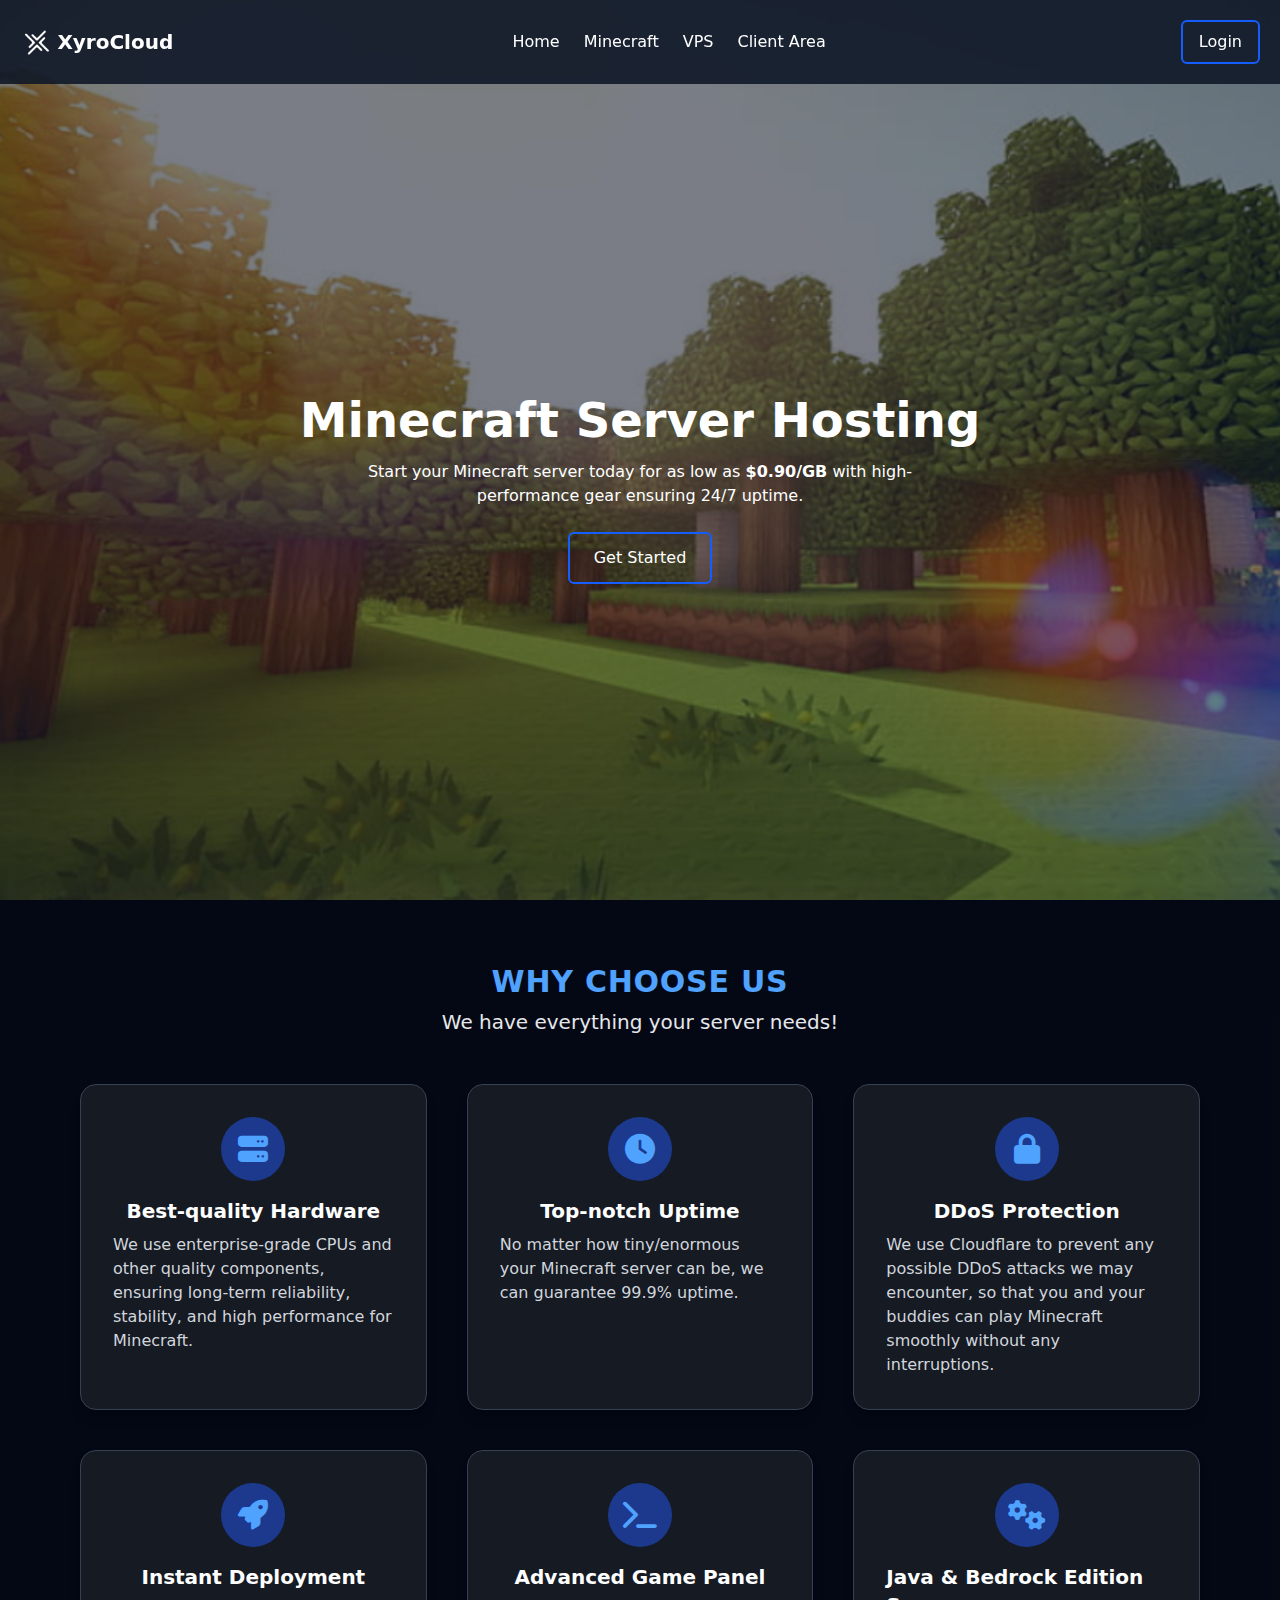
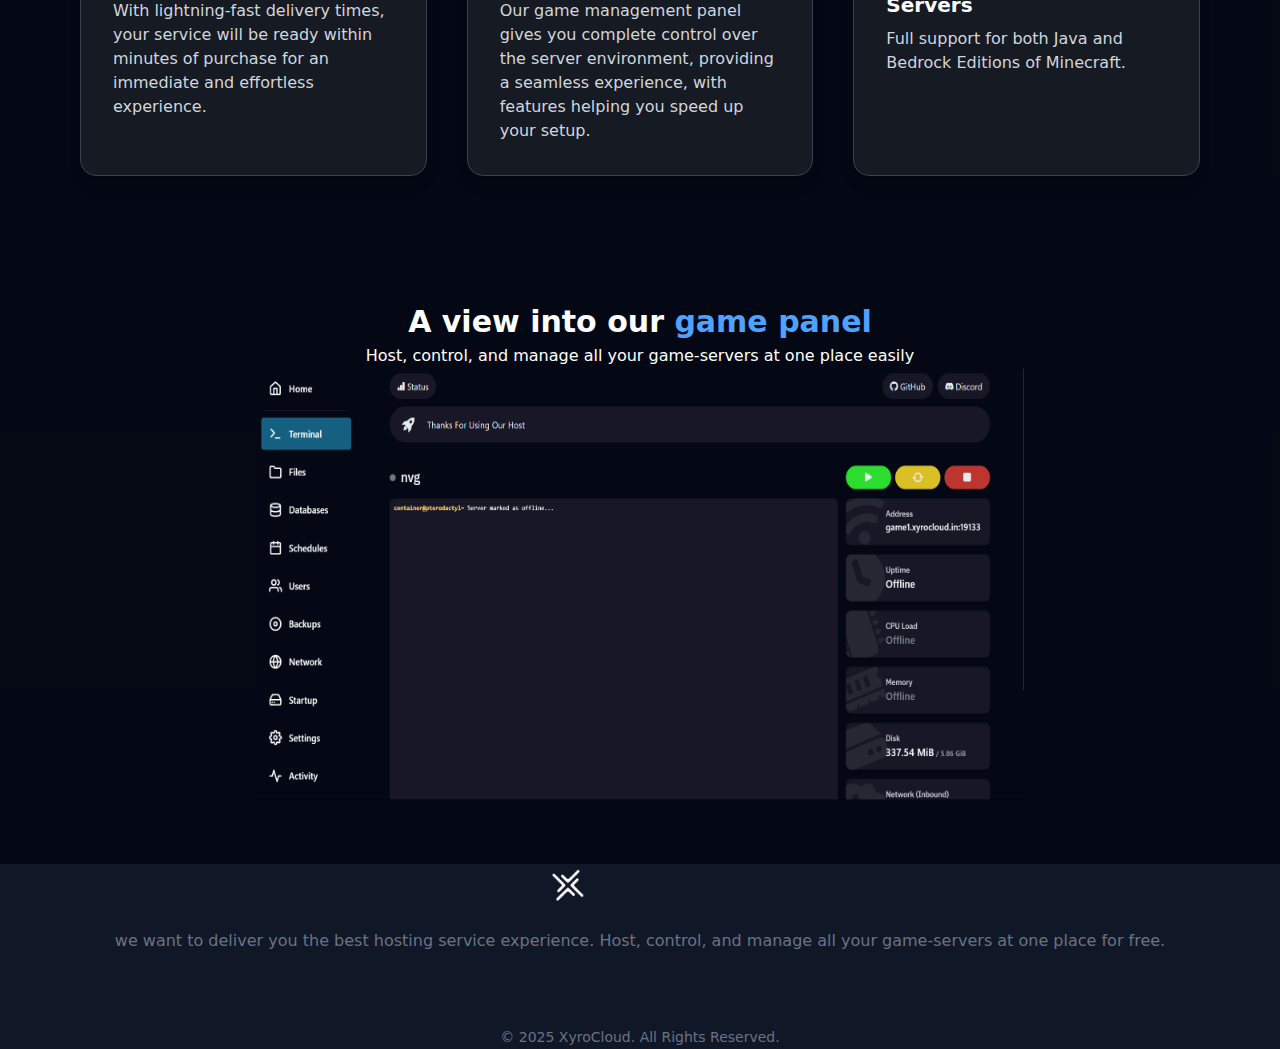
<file: index.html>
<!DOCTYPE html>
<html lang="en">
<head>
  <meta charset="UTF-8" />
  <meta name="viewport" content="width=device-width, initial-scale=1.0" />
  <link href="./src/style.css" rel="stylesheet" />
  <link href="./src/style.module.css" rel="stylesheet" />
<link rel="stylesheet" href="https://cdn.jsdelivr.net/npm/@fortawesome/fontawesome-free@6.5.2/css/all.min.css">
<meta name="description" content="High-performance, affordable Minecraft and VPS hosting starting at just $0.90/GB. Reliable uptime, DDoS protection, and instant deployment from XyroCloud.">
<meta name="keywords" content="Minecraft Hosting, Game Server Hosting, VPS Hosting, Affordable Minecraft Servers, DDoS Protected Servers, XyroCloud">
<meta name="author" content="XyroCloud">
<!-- Open Graph -->
<meta property="og:title" content="Powerful Minecraft & Game Hosting | XyroCloud">
<meta property="og:description" content="Host your Minecraft server for as low as $0.90/GB. Enjoy 99.9% uptime, DDoS protection, and instant setup.">
<meta property="og:image" content="https://xyrocloud.in/cdn/logo.png">
<meta property="og:url" content="https://xyrcloud.in">

<!-- Twitter Card -->
<meta name="twitter:card" content="summary_large_image">
<meta name="twitter:title" content="Minecraft Hosting by XyroCloud">
<meta name="twitter:description" content="Start your own Minecraft server today from just $0.90/GB with enterprise-grade performance.">
<meta name="twitter:image" content="https://xyrocloud.in/cdn/logo.png">

  <title>Powerful Game & Minecraft Hosting | XyroCloud</title>
</head>
<body class="bg-gray-900 text-white m-0 p-0 font-sans">

  <!-- Navigation Bar -->
  <nav class="flex items-center justify-between p-5 bg-gray-900/90 fixed top-0 w-full z-50">
    <div class="flex items-center ">
      <img src="/cdn/logo.png" alt="" class="h-8 w-auto object-cover mt-auto mb-auto" />
      <span class="text-xl font-bold">XyroCloud</span>
    </div>
    <ul class="hidden md:flex gap-6 font-medium">
      <li><a href="/" class="hover:text-blue-600">Home</a></li>
      <li><a href="https://billing.xyrocloud.in/products/minecraft" class="hover:text-blue-600">Minecraft</a></li>
      <li><a href="https://vps.xyrocloud.in" class="hover:text-blue-600">VPS</a></li>
      <li><a href="https://billing.xyrocloud.in/" class="hover:text-blue-600">Client Area</a></li>
    </ul>
    <a href="https://billing.xyrocloud.in/login" class="ml-4 px-4 py-2 border-2 border-blue-600 rounded-md hover:bg-blue-600 transition duration-200">Login</a>
  </nav>

  <!-- Main Hero Section -->
  <main class="flex flex-col items-center justify-center text-center h-screen px-4 pt-20 bg-gradient-to-b from-gray-900 to-gray-800">
    <h1 class="text-2xl sm:text-5xl font-extrabold mb-4">Minecraft Server Hosting</h1>
    <p class="text-md max-w-xl mb-6">
      Start your Minecraft server today for as low as <strong>$0.90/GB</strong> with high-performance gear ensuring 24/7 uptime.
    </p>
    <a href="https://billing.xyrocloud.in/register" class="px-6 py-3 border-2 border-blue-600 rounded-md hover:bg-blue-600 transition duration-200">Get Started</a>
  </main>

  <!-- Features Section -->
  <section class="bg-gray-950/90 py-16">
  <div class="text-center mb-12">
    <h2 class="text-3xl font-extrabold text-blue-400 mb-2 tracking-wide">WHY CHOOSE US</h2>
    <p class="text-xl text-gray-200">We have everything your server needs!</p>
  </div>
  <div class="max-w-6xl mx-auto grid grid-cols-1 md:grid-cols-2 lg:grid-cols-3 gap-10 px-4">
    <div class="flex flex-col items-center border border-gray-700 p-8 rounded-2xl shadow-lg bg-[#151a23] transition hover:scale-105">
      <div class="flex items-center justify-center w-16 h-16 rounded-full bg-blue-900 mb-4">
        <i class="fa-solid fa-server text-3xl text-blue-400"></i>
      </div>
      <p class="text-xl font-bold mb-2">Best-quality Hardware</p>
      <p class="text-base text-gray-300">
        We use enterprise-grade CPUs and other quality components, ensuring long-term reliability, stability, and high performance for Minecraft.
      </p>
    </div>
    <div class="flex flex-col items-center border border-gray-700 p-8 rounded-2xl shadow-lg bg-[#151a23] transition hover:scale-105">
      <div class="flex items-center justify-center w-16 h-16 rounded-full bg-blue-900 mb-4">
        <i class="fa-solid fa-clock text-3xl text-blue-400"></i>
      </div>
      <p class="text-xl font-bold mb-2">Top-notch Uptime</p>
      <p class="text-base text-gray-300">
        No matter how tiny/enormous your Minecraft server can be, we can guarantee 99.9% uptime.
      </p>
    </div>
    <div class="flex flex-col items-center border border-gray-700 p-8 rounded-2xl shadow-lg bg-[#151a23] transition hover:scale-105">
      <div class="flex items-center justify-center w-16 h-16 rounded-full bg-blue-900 mb-4">
        <i class="fa-solid fa-lock text-3xl text-blue-400"></i>
      </div>
      <p class="text-xl font-bold mb-2">DDoS Protection</p>
      <p class="text-base text-gray-300">
        We use Cloudflare to prevent any possible DDoS attacks we may encounter, so that you and your buddies can play Minecraft smoothly without any interruptions.
      </p>
    </div>
    <div class="flex flex-col items-center border border-gray-700 p-8 rounded-2xl shadow-lg bg-[#151a23] transition hover:scale-105">
      <div class="flex items-center justify-center w-16 h-16 rounded-full bg-blue-900 mb-4">
        <i class="fa-solid fa-rocket text-3xl text-blue-400"></i>
      </div>
      <p class="text-xl font-bold mb-2">Instant Deployment</p>
      <p class="text-base text-gray-300">
        With lightning-fast delivery times, your service will be ready within minutes of purchase for an immediate and effortless experience.
      </p>
    </div>
    <div class="flex flex-col items-center border border-gray-700 p-8 rounded-2xl shadow-lg bg-[#151a23] transition hover:scale-105">
      <div class="flex items-center justify-center w-16 h-16 rounded-full bg-blue-900 mb-4">
        <i class="fa-solid fa-terminal text-3xl text-blue-400"></i>
      </div>
      <p class="text-xl font-bold mb-2">Advanced Game Panel</p>
      <p class="text-base text-gray-300">
        Our game management panel gives you complete control over the server environment, providing a seamless experience, with features helping you speed up your setup.
      </p>
    </div>
    <div class="flex flex-col items-center border border-gray-700 p-8 rounded-2xl shadow-lg bg-[#151a23] transition hover:scale-105">
      <div class="flex items-center justify-center w-16 h-16 rounded-full bg-blue-900 mb-4">
        <i class="fa-solid fa-gears text-3xl text-blue-400"></i>
      </div>
      <p class="text-xl font-bold mb-2">Java & Bedrock Edition Servers</p>
      <p class="text-base text-gray-300">
        Full support for both Java and Bedrock Editions of Minecraft.
      </p>
    </div>
  </div>
</section>

<!-- gamepanel section -->
   <section class="bg-gray-950/90 py-16 text-center">
    <p class=" font-bold text-3xl">A view into our 
      <span class="text-blue-400">game panel</span></p>
      <p class="mt-1">Host, control, and manage all your game-servers at one place easily</p>
    <div>
      <div class="slider-wrapper">
        <div class="slider">
        <img id="slide-1"src="cdn/1.png" alt="feature-1">
        <img id="slide-2"src="cdn/2.png" alt="feature-2">
        <img id="slide-3"src="cdn/3.png" alt="feature-3">
        <img id="slide-4"src="cdn/4.png" alt="feature-4">
        <img id="slide-5"src="cdn/5.png" alt="feature-5">
        </div>
        
      </div>
    </div>
   </section>

<footer>
<div class="mx-auto max-w-screen-xl text-center">
            <a href="https://xyrcloud.in" class="flex justify-center items-center text-2xl font-semibold text-gray-900 dark:text-white">
                <img src="cdn/logo.png" alt="xyrocloud Logo" class="w-12 h-auto object-cover">
                XyroCloud
            </a>
            <p class="my-6 text-gray-500 dark:text-gray-400">we want to deliver you the best hosting service experience. Host, control, and manage all your game-servers at one place for free.</p>
            <ul class="flex flex-wrap justify-center items-center mb-6 text-gray-900 dark:text-white">
                <li>
                    <a href="/legal.html" class="mr-4 hover:underline md:mr-6">Legal</a>
                </li>
                     <li>
                    <a href="https://status.xyrocloud.in" class="mr-4 hover:underline md:mr-6">Server Status</a>
                </li>
                <li>
                    <a href="https://discord.gg/bxzak96rfJ" class="mr-4 hover:underline md:mr-6">FAQs</a>
                </li>
                <li>
                    <a href="mailto:support@xyrcloud.in" class="mr-4 hover:underline md:mr-6">Contact</a>
                </li>
            </ul>
            <span class="text-sm text-gray-500 sm:text-center dark:text-gray-400">© 2025<a href="#" class="hover:underline"> XyroCloud</a>. All Rights Reserved.</span>
        </div>
      </footer>

</body>
</html>
</file>
<file: src/style.module.css>
.Links li{
 margin-right: 15px;
}
main{
    background-image: url("/cdn/image.png");
    background-size: cover;
    background-repeat: no-repeat;
}
.slider-wrapper{
    position: relative;
    max-width: 48rem;
    margin: 0 auto;
}
.slider{
    display: flex;
    aspect-ratio: 16/9;
    overflow-x: scroll;
    scroll-snap-type: x mandatory;
}
</file>
<file: src/style.css>
/*! tailwindcss v4.1.8 | MIT License | https://tailwindcss.com */
@layer properties;
@layer theme, base, components, utilities;
@layer theme {
  :root, :host {
    --font-sans: ui-sans-serif, system-ui, sans-serif, "Apple Color Emoji",
      "Segoe UI Emoji", "Segoe UI Symbol", "Noto Color Emoji";
    --font-mono: ui-monospace, SFMono-Regular, Menlo, Monaco, Consolas, "Liberation Mono",
      "Courier New", monospace;
    --color-blue-400: oklch(70.7% 0.165 254.624);
    --color-blue-500: oklch(62.3% 0.214 259.815);
    --color-blue-600: oklch(54.6% 0.245 262.881);
    --color-blue-900: oklch(37.9% 0.146 265.522);
    --color-gray-200: oklch(92.8% 0.006 264.531);
    --color-gray-300: oklch(87.2% 0.01 258.338);
    --color-gray-400: oklch(70.7% 0.022 261.325);
    --color-gray-500: oklch(55.1% 0.027 264.364);
    --color-gray-600: oklch(44.6% 0.03 256.802);
    --color-gray-700: oklch(37.3% 0.034 259.733);
    --color-gray-800: oklch(27.8% 0.033 256.848);
    --color-gray-900: oklch(21% 0.034 264.665);
    --color-gray-950: oklch(13% 0.028 261.692);
    --color-black: #000;
    --color-white: #fff;
    --spacing: 0.25rem;
    --breakpoint-xl: 80rem;
    --container-xl: 36rem;
    --container-4xl: 56rem;
    --container-6xl: 72rem;
    --text-sm: 0.875rem;
    --text-sm--line-height: calc(1.25 / 0.875);
    --text-base: 1rem;
    --text-base--line-height: calc(1.5 / 1);
    --text-xl: 1.25rem;
    --text-xl--line-height: calc(1.75 / 1.25);
    --text-2xl: 1.5rem;
    --text-2xl--line-height: calc(2 / 1.5);
    --text-3xl: 1.875rem;
    --text-3xl--line-height: calc(2.25 / 1.875);
    --text-5xl: 3rem;
    --text-5xl--line-height: 1;
    --font-weight-medium: 500;
    --font-weight-semibold: 600;
    --font-weight-bold: 700;
    --font-weight-extrabold: 800;
    --tracking-wide: 0.025em;
    --radius-md: 0.375rem;
    --radius-lg: 0.5rem;
    --radius-xl: 0.75rem;
    --radius-2xl: 1rem;
    --ease-in-out: cubic-bezier(0.4, 0, 0.2, 1);
    --default-transition-duration: 150ms;
    --default-transition-timing-function: cubic-bezier(0.4, 0, 0.2, 1);
    --default-font-family: var(--font-sans);
    --default-mono-font-family: var(--font-mono);
  }
}
@layer base {
  *, ::after, ::before, ::backdrop, ::file-selector-button {
    box-sizing: border-box;
    margin: 0;
    padding: 0;
    border: 0 solid;
  }
  html, :host {
    line-height: 1.5;
    -webkit-text-size-adjust: 100%;
    tab-size: 4;
    font-family: var(--default-font-family, ui-sans-serif, system-ui, sans-serif, "Apple Color Emoji", "Segoe UI Emoji", "Segoe UI Symbol", "Noto Color Emoji");
    font-feature-settings: var(--default-font-feature-settings, normal);
    font-variation-settings: var(--default-font-variation-settings, normal);
    -webkit-tap-highlight-color: transparent;
  }
  hr {
    height: 0;
    color: inherit;
    border-top-width: 1px;
  }
  abbr:where([title]) {
    -webkit-text-decoration: underline dotted;
    text-decoration: underline dotted;
  }
  h1, h2, h3, h4, h5, h6 {
    font-size: inherit;
    font-weight: inherit;
  }
  a {
    color: inherit;
    -webkit-text-decoration: inherit;
    text-decoration: inherit;
  }
  b, strong {
    font-weight: bolder;
  }
  code, kbd, samp, pre {
    font-family: var(--default-mono-font-family, ui-monospace, SFMono-Regular, Menlo, Monaco, Consolas, "Liberation Mono", "Courier New", monospace);
    font-feature-settings: var(--default-mono-font-feature-settings, normal);
    font-variation-settings: var(--default-mono-font-variation-settings, normal);
    font-size: 1em;
  }
  small {
    font-size: 80%;
  }
  sub, sup {
    font-size: 75%;
    line-height: 0;
    position: relative;
    vertical-align: baseline;
  }
  sub {
    bottom: -0.25em;
  }
  sup {
    top: -0.5em;
  }
  table {
    text-indent: 0;
    border-color: inherit;
    border-collapse: collapse;
  }
  :-moz-focusring {
    outline: auto;
  }
  progress {
    vertical-align: baseline;
  }
  summary {
    display: list-item;
  }
  ol, ul, menu {
    list-style: none;
  }
  img, svg, video, canvas, audio, iframe, embed, object {
    display: block;
    vertical-align: middle;
  }
  img, video {
    max-width: 100%;
    height: auto;
  }
  button, input, select, optgroup, textarea, ::file-selector-button {
    font: inherit;
    font-feature-settings: inherit;
    font-variation-settings: inherit;
    letter-spacing: inherit;
    color: inherit;
    border-radius: 0;
    background-color: transparent;
    opacity: 1;
  }
  :where(select:is([multiple], [size])) optgroup {
    font-weight: bolder;
  }
  :where(select:is([multiple], [size])) optgroup option {
    padding-inline-start: 20px;
  }
  ::file-selector-button {
    margin-inline-end: 4px;
  }
  ::placeholder {
    opacity: 1;
  }
  @supports (not (-webkit-appearance: -apple-pay-button))  or (contain-intrinsic-size: 1px) {
    ::placeholder {
      color: currentcolor;
      @supports (color: color-mix(in lab, red, red)) {
        color: color-mix(in oklab, currentcolor 50%, transparent);
      }
    }
  }
  textarea {
    resize: vertical;
  }
  ::-webkit-search-decoration {
    -webkit-appearance: none;
  }
  ::-webkit-date-and-time-value {
    min-height: 1lh;
    text-align: inherit;
  }
  ::-webkit-datetime-edit {
    display: inline-flex;
  }
  ::-webkit-datetime-edit-fields-wrapper {
    padding: 0;
  }
  ::-webkit-datetime-edit, ::-webkit-datetime-edit-year-field, ::-webkit-datetime-edit-month-field, ::-webkit-datetime-edit-day-field, ::-webkit-datetime-edit-hour-field, ::-webkit-datetime-edit-minute-field, ::-webkit-datetime-edit-second-field, ::-webkit-datetime-edit-millisecond-field, ::-webkit-datetime-edit-meridiem-field {
    padding-block: 0;
  }
  :-moz-ui-invalid {
    box-shadow: none;
  }
  button, input:where([type="button"], [type="reset"], [type="submit"]), ::file-selector-button {
    appearance: button;
  }
  ::-webkit-inner-spin-button, ::-webkit-outer-spin-button {
    height: auto;
  }
  [hidden]:where(:not([hidden="until-found"])) {
    display: none !important;
  }
}
@layer utilities {
  .fixed {
    position: fixed;
  }
  .top-0 {
    top: calc(var(--spacing) * 0);
  }
  .z-50 {
    z-index: 50;
  }
  .m-0 {
    margin: calc(var(--spacing) * 0);
  }
  .mx-auto {
    margin-inline: auto;
  }
  .my-6 {
    margin-block: calc(var(--spacing) * 6);
  }
  .mt-1 {
    margin-top: calc(var(--spacing) * 1);
  }
  .mt-12 {
    margin-top: calc(var(--spacing) * 12);
  }
  .mt-16 {
    margin-top: calc(var(--spacing) * 16);
  }
  .mt-auto {
    margin-top: auto;
  }
  .mr-4 {
    margin-right: calc(var(--spacing) * 4);
  }
  .mb-2 {
    margin-bottom: calc(var(--spacing) * 2);
  }
  .mb-4 {
    margin-bottom: calc(var(--spacing) * 4);
  }
  .mb-6 {
    margin-bottom: calc(var(--spacing) * 6);
  }
  .mb-10 {
    margin-bottom: calc(var(--spacing) * 10);
  }
  .mb-12 {
    margin-bottom: calc(var(--spacing) * 12);
  }
  .mb-auto {
    margin-bottom: auto;
  }
  .ml-4 {
    margin-left: calc(var(--spacing) * 4);
  }
  .ml-5 {
    margin-left: calc(var(--spacing) * 5);
  }
  .block {
    display: block;
  }
  .flex {
    display: flex;
  }
  .grid {
    display: grid;
  }
  .hidden {
    display: none;
  }
  .h-8 {
    height: calc(var(--spacing) * 8);
  }
  .h-16 {
    height: calc(var(--spacing) * 16);
  }
  .h-auto {
    height: auto;
  }
  .h-screen {
    height: 100vh;
  }
  .w-12 {
    width: calc(var(--spacing) * 12);
  }
  .w-16 {
    width: calc(var(--spacing) * 16);
  }
  .w-auto {
    width: auto;
  }
  .w-full {
    width: 100%;
  }
  .max-w-4xl {
    max-width: var(--container-4xl);
  }
  .max-w-6xl {
    max-width: var(--container-6xl);
  }
  .max-w-screen-xl {
    max-width: var(--breakpoint-xl);
  }
  .max-w-xl {
    max-width: var(--container-xl);
  }
  .list-disc {
    list-style-type: disc;
  }
  .grid-cols-1 {
    grid-template-columns: repeat(1, minmax(0, 1fr));
  }
  .flex-col {
    flex-direction: column;
  }
  .flex-wrap {
    flex-wrap: wrap;
  }
  .items-center {
    align-items: center;
  }
  .justify-between {
    justify-content: space-between;
  }
  .justify-center {
    justify-content: center;
  }
  .gap-6 {
    gap: calc(var(--spacing) * 6);
  }
  .gap-10 {
    gap: calc(var(--spacing) * 10);
  }
  .space-y-2 {
    :where(& > :not(:last-child)) {
      --tw-space-y-reverse: 0;
      margin-block-start: calc(calc(var(--spacing) * 2) * var(--tw-space-y-reverse));
      margin-block-end: calc(calc(var(--spacing) * 2) * calc(1 - var(--tw-space-y-reverse)));
    }
  }
  .rounded-2xl {
    border-radius: var(--radius-2xl);
  }
  .rounded-full {
    border-radius: calc(infinity * 1px);
  }
  .rounded-md {
    border-radius: var(--radius-md);
  }
  .rounded-xl {
    border-radius: var(--radius-xl);
  }
  .border {
    border-style: var(--tw-border-style);
    border-width: 1px;
  }
  .border-2 {
    border-style: var(--tw-border-style);
    border-width: 2px;
  }
  .border-t {
    border-top-style: var(--tw-border-style);
    border-top-width: 1px;
  }
  .border-b {
    border-bottom-style: var(--tw-border-style);
    border-bottom-width: 1px;
  }
  .border-blue-600 {
    border-color: var(--color-blue-600);
  }
  .border-gray-700 {
    border-color: var(--color-gray-700);
  }
  .bg-\[\#151a23\] {
    background-color: #151a23;
  }
  .bg-blue-900 {
    background-color: var(--color-blue-900);
  }
  .bg-gray-800 {
    background-color: var(--color-gray-800);
  }
  .bg-gray-900 {
    background-color: var(--color-gray-900);
  }
  .bg-gray-900\/90 {
    background-color: color-mix(in srgb, oklch(21% 0.034 264.665) 90%, transparent);
    @supports (color: color-mix(in lab, red, red)) {
      background-color: color-mix(in oklab, var(--color-gray-900) 90%, transparent);
    }
  }
  .bg-gray-950\/90 {
    background-color: color-mix(in srgb, oklch(13% 0.028 261.692) 90%, transparent);
    @supports (color: color-mix(in lab, red, red)) {
      background-color: color-mix(in oklab, var(--color-gray-950) 90%, transparent);
    }
  }
  .bg-gradient-to-b {
    --tw-gradient-position: to bottom in oklab;
    background-image: linear-gradient(var(--tw-gradient-stops));
  }
  .from-gray-900 {
    --tw-gradient-from: var(--color-gray-900);
    --tw-gradient-stops: var(--tw-gradient-via-stops, var(--tw-gradient-position), var(--tw-gradient-from) var(--tw-gradient-from-position), var(--tw-gradient-to) var(--tw-gradient-to-position));
  }
  .to-gray-800 {
    --tw-gradient-to: var(--color-gray-800);
    --tw-gradient-stops: var(--tw-gradient-via-stops, var(--tw-gradient-position), var(--tw-gradient-from) var(--tw-gradient-from-position), var(--tw-gradient-to) var(--tw-gradient-to-position));
  }
  .object-cover {
    object-fit: cover;
  }
  .p-0 {
    padding: calc(var(--spacing) * 0);
  }
  .p-5 {
    padding: calc(var(--spacing) * 5);
  }
  .p-8 {
    padding: calc(var(--spacing) * 8);
  }
  .px-4 {
    padding-inline: calc(var(--spacing) * 4);
  }
  .px-6 {
    padding-inline: calc(var(--spacing) * 6);
  }
  .py-2 {
    padding-block: calc(var(--spacing) * 2);
  }
  .py-3 {
    padding-block: calc(var(--spacing) * 3);
  }
  .py-6 {
    padding-block: calc(var(--spacing) * 6);
  }
  .py-16 {
    padding-block: calc(var(--spacing) * 16);
  }
  .pt-20 {
    padding-top: calc(var(--spacing) * 20);
  }
  .text-center {
    text-align: center;
  }
  .font-sans {
    font-family: var(--font-sans);
  }
  .text-2xl {
    font-size: var(--text-2xl);
    line-height: var(--tw-leading, var(--text-2xl--line-height));
  }
  .text-3xl {
    font-size: var(--text-3xl);
    line-height: var(--tw-leading, var(--text-3xl--line-height));
  }
  .text-5xl {
    font-size: var(--text-5xl);
    line-height: var(--tw-leading, var(--text-5xl--line-height));
  }
  .text-base {
    font-size: var(--text-base);
    line-height: var(--tw-leading, var(--text-base--line-height));
  }
  .text-sm {
    font-size: var(--text-sm);
    line-height: var(--tw-leading, var(--text-sm--line-height));
  }
  .text-xl {
    font-size: var(--text-xl);
    line-height: var(--tw-leading, var(--text-xl--line-height));
  }
  .font-bold {
    --tw-font-weight: var(--font-weight-bold);
    font-weight: var(--font-weight-bold);
  }
  .font-extrabold {
    --tw-font-weight: var(--font-weight-extrabold);
    font-weight: var(--font-weight-extrabold);
  }
  .font-medium {
    --tw-font-weight: var(--font-weight-medium);
    font-weight: var(--font-weight-medium);
  }
  .font-semibold {
    --tw-font-weight: var(--font-weight-semibold);
    font-weight: var(--font-weight-semibold);
  }
  .tracking-wide {
    --tw-tracking: var(--tracking-wide);
    letter-spacing: var(--tracking-wide);
  }
  .text-blue-400 {
    color: var(--color-blue-400);
  }
  .text-blue-500 {
    color: var(--color-blue-500);
  }
  .text-gray-200 {
    color: var(--color-gray-200);
  }
  .text-gray-300 {
    color: var(--color-gray-300);
  }
  .text-gray-400 {
    color: var(--color-gray-400);
  }
  .text-gray-500 {
    color: var(--color-gray-500);
  }
  .text-gray-900 {
    color: var(--color-gray-900);
  }
  .text-white {
    color: var(--color-white);
  }
  .shadow-lg {
    --tw-shadow: 0 10px 15px -3px var(--tw-shadow-color, rgb(0 0 0 / 0.1)), 0 4px 6px -4px var(--tw-shadow-color, rgb(0 0 0 / 0.1));
    box-shadow: var(--tw-inset-shadow), var(--tw-inset-ring-shadow), var(--tw-ring-offset-shadow), var(--tw-ring-shadow), var(--tw-shadow);
  }
  .transition {
    transition-property: color, background-color, border-color, outline-color, text-decoration-color, fill, stroke, --tw-gradient-from, --tw-gradient-via, --tw-gradient-to, opacity, box-shadow, transform, translate, scale, rotate, filter, -webkit-backdrop-filter, backdrop-filter, display, visibility, content-visibility, overlay, pointer-events;
    transition-timing-function: var(--tw-ease, var(--default-transition-timing-function));
    transition-duration: var(--tw-duration, var(--default-transition-duration));
  }
  .duration-200 {
    --tw-duration: 200ms;
    transition-duration: 200ms;
  }
  .hover\:scale-105 {
    &:hover {
      @media (hover: hover) {
        --tw-scale-x: 105%;
        --tw-scale-y: 105%;
        --tw-scale-z: 105%;
        scale: var(--tw-scale-x) var(--tw-scale-y);
      }
    }
  }
  .hover\:bg-blue-600 {
    &:hover {
      @media (hover: hover) {
        background-color: var(--color-blue-600);
      }
    }
  }
  .hover\:text-blue-600 {
    &:hover {
      @media (hover: hover) {
        color: var(--color-blue-600);
      }
    }
  }
  .hover\:underline {
    &:hover {
      @media (hover: hover) {
        text-decoration-line: underline;
      }
    }
  }
  .sm\:text-center {
    @media (width >= 40rem) {
      text-align: center;
    }
  }
  .sm\:text-5xl {
    @media (width >= 40rem) {
      font-size: var(--text-5xl);
      line-height: var(--tw-leading, var(--text-5xl--line-height));
    }
  }
  .md\:mr-6 {
    @media (width >= 48rem) {
      margin-right: calc(var(--spacing) * 6);
    }
  }
  .md\:flex {
    @media (width >= 48rem) {
      display: flex;
    }
  }
  .md\:grid-cols-2 {
    @media (width >= 48rem) {
      grid-template-columns: repeat(2, minmax(0, 1fr));
    }
  }
  .lg\:grid-cols-3 {
    @media (width >= 64rem) {
      grid-template-columns: repeat(3, minmax(0, 1fr));
    }
  }
  .dark\:text-gray-400 {
    @media (prefers-color-scheme: dark) {
      color: var(--color-gray-400);
    }
  }
  .dark\:text-white {
    @media (prefers-color-scheme: dark) {
      color: var(--color-white);
    }
  }
}
@property --tw-space-y-reverse {
  syntax: "*";
  inherits: false;
  initial-value: 0;
}
@property --tw-border-style {
  syntax: "*";
  inherits: false;
  initial-value: solid;
}
@property --tw-gradient-position {
  syntax: "*";
  inherits: false;
}
@property --tw-gradient-from {
  syntax: "<color>";
  inherits: false;
  initial-value: #0000;
}
@property --tw-gradient-via {
  syntax: "<color>";
  inherits: false;
  initial-value: #0000;
}
@property --tw-gradient-to {
  syntax: "<color>";
  inherits: false;
  initial-value: #0000;
}
@property --tw-gradient-stops {
  syntax: "*";
  inherits: false;
}
@property --tw-gradient-via-stops {
  syntax: "*";
  inherits: false;
}
@property --tw-gradient-from-position {
  syntax: "<length-percentage>";
  inherits: false;
  initial-value: 0%;
}
@property --tw-gradient-via-position {
  syntax: "<length-percentage>";
  inherits: false;
  initial-value: 50%;
}
@property --tw-gradient-to-position {
  syntax: "<length-percentage>";
  inherits: false;
  initial-value: 100%;
}
@property --tw-font-weight {
  syntax: "*";
  inherits: false;
}
@property --tw-tracking {
  syntax: "*";
  inherits: false;
}
@property --tw-shadow {
  syntax: "*";
  inherits: false;
  initial-value: 0 0 #0000;
}
@property --tw-shadow-color {
  syntax: "*";
  inherits: false;
}
@property --tw-shadow-alpha {
  syntax: "<percentage>";
  inherits: false;
  initial-value: 100%;
}
@property --tw-inset-shadow {
  syntax: "*";
  inherits: false;
  initial-value: 0 0 #0000;
}
@property --tw-inset-shadow-color {
  syntax: "*";
  inherits: false;
}
@property --tw-inset-shadow-alpha {
  syntax: "<percentage>";
  inherits: false;
  initial-value: 100%;
}
@property --tw-ring-color {
  syntax: "*";
  inherits: false;
}
@property --tw-ring-shadow {
  syntax: "*";
  inherits: false;
  initial-value: 0 0 #0000;
}
@property --tw-inset-ring-color {
  syntax: "*";
  inherits: false;
}
@property --tw-inset-ring-shadow {
  syntax: "*";
  inherits: false;
  initial-value: 0 0 #0000;
}
@property --tw-ring-inset {
  syntax: "*";
  inherits: false;
}
@property --tw-ring-offset-width {
  syntax: "<length>";
  inherits: false;
  initial-value: 0px;
}
@property --tw-ring-offset-color {
  syntax: "*";
  inherits: false;
  initial-value: #fff;
}
@property --tw-ring-offset-shadow {
  syntax: "*";
  inherits: false;
  initial-value: 0 0 #0000;
}
@property --tw-duration {
  syntax: "*";
  inherits: false;
}
@property --tw-scale-x {
  syntax: "*";
  inherits: false;
  initial-value: 1;
}
@property --tw-scale-y {
  syntax: "*";
  inherits: false;
  initial-value: 1;
}
@property --tw-scale-z {
  syntax: "*";
  inherits: false;
  initial-value: 1;
}
@layer properties {
  @supports ((-webkit-hyphens: none) and (not (margin-trim: inline))) or ((-moz-orient: inline) and (not (color:rgb(from red r g b)))) {
    *, ::before, ::after, ::backdrop {
      --tw-space-y-reverse: 0;
      --tw-border-style: solid;
      --tw-gradient-position: initial;
      --tw-gradient-from: #0000;
      --tw-gradient-via: #0000;
      --tw-gradient-to: #0000;
      --tw-gradient-stops: initial;
      --tw-gradient-via-stops: initial;
      --tw-gradient-from-position: 0%;
      --tw-gradient-via-position: 50%;
      --tw-gradient-to-position: 100%;
      --tw-font-weight: initial;
      --tw-tracking: initial;
      --tw-shadow: 0 0 #0000;
      --tw-shadow-color: initial;
      --tw-shadow-alpha: 100%;
      --tw-inset-shadow: 0 0 #0000;
      --tw-inset-shadow-color: initial;
      --tw-inset-shadow-alpha: 100%;
      --tw-ring-color: initial;
      --tw-ring-shadow: 0 0 #0000;
      --tw-inset-ring-color: initial;
      --tw-inset-ring-shadow: 0 0 #0000;
      --tw-ring-inset: initial;
      --tw-ring-offset-width: 0px;
      --tw-ring-offset-color: #fff;
      --tw-ring-offset-shadow: 0 0 #0000;
      --tw-duration: initial;
      --tw-scale-x: 1;
      --tw-scale-y: 1;
      --tw-scale-z: 1;
    }
  }
}
</file>
